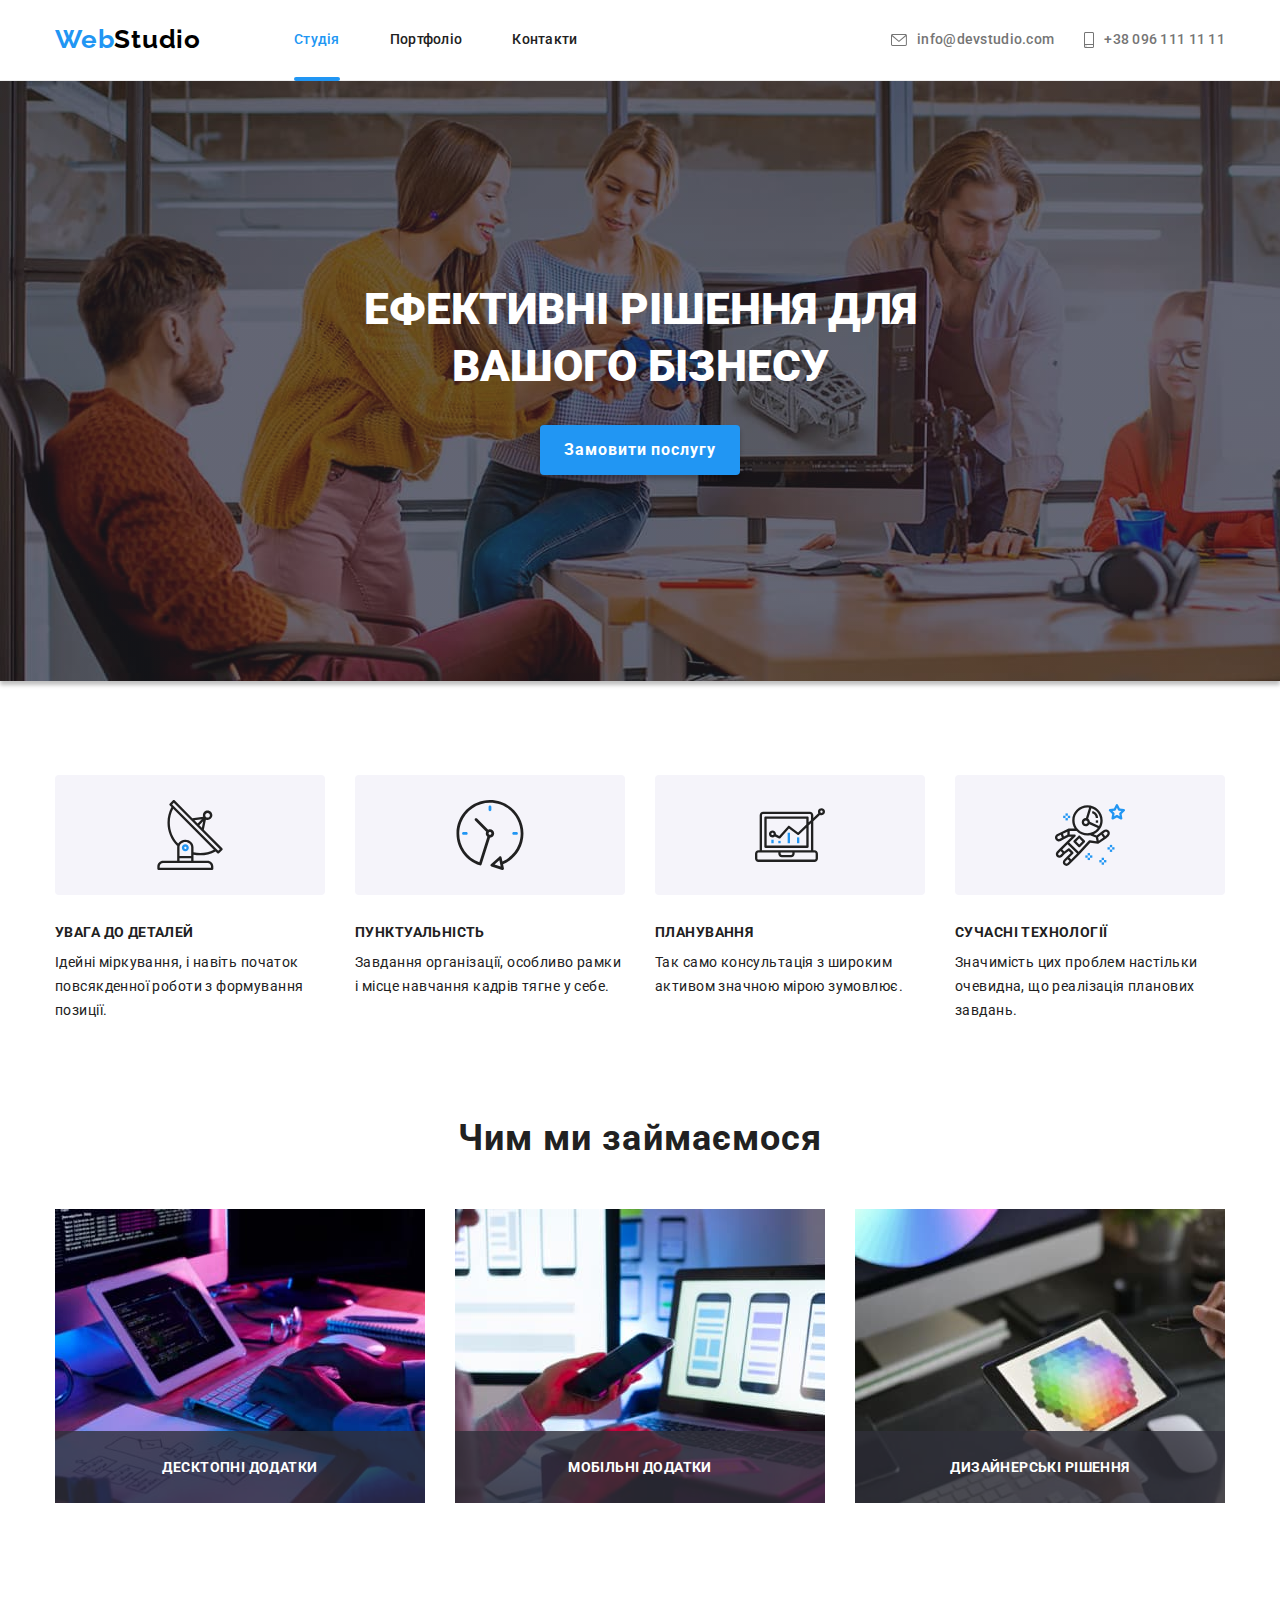
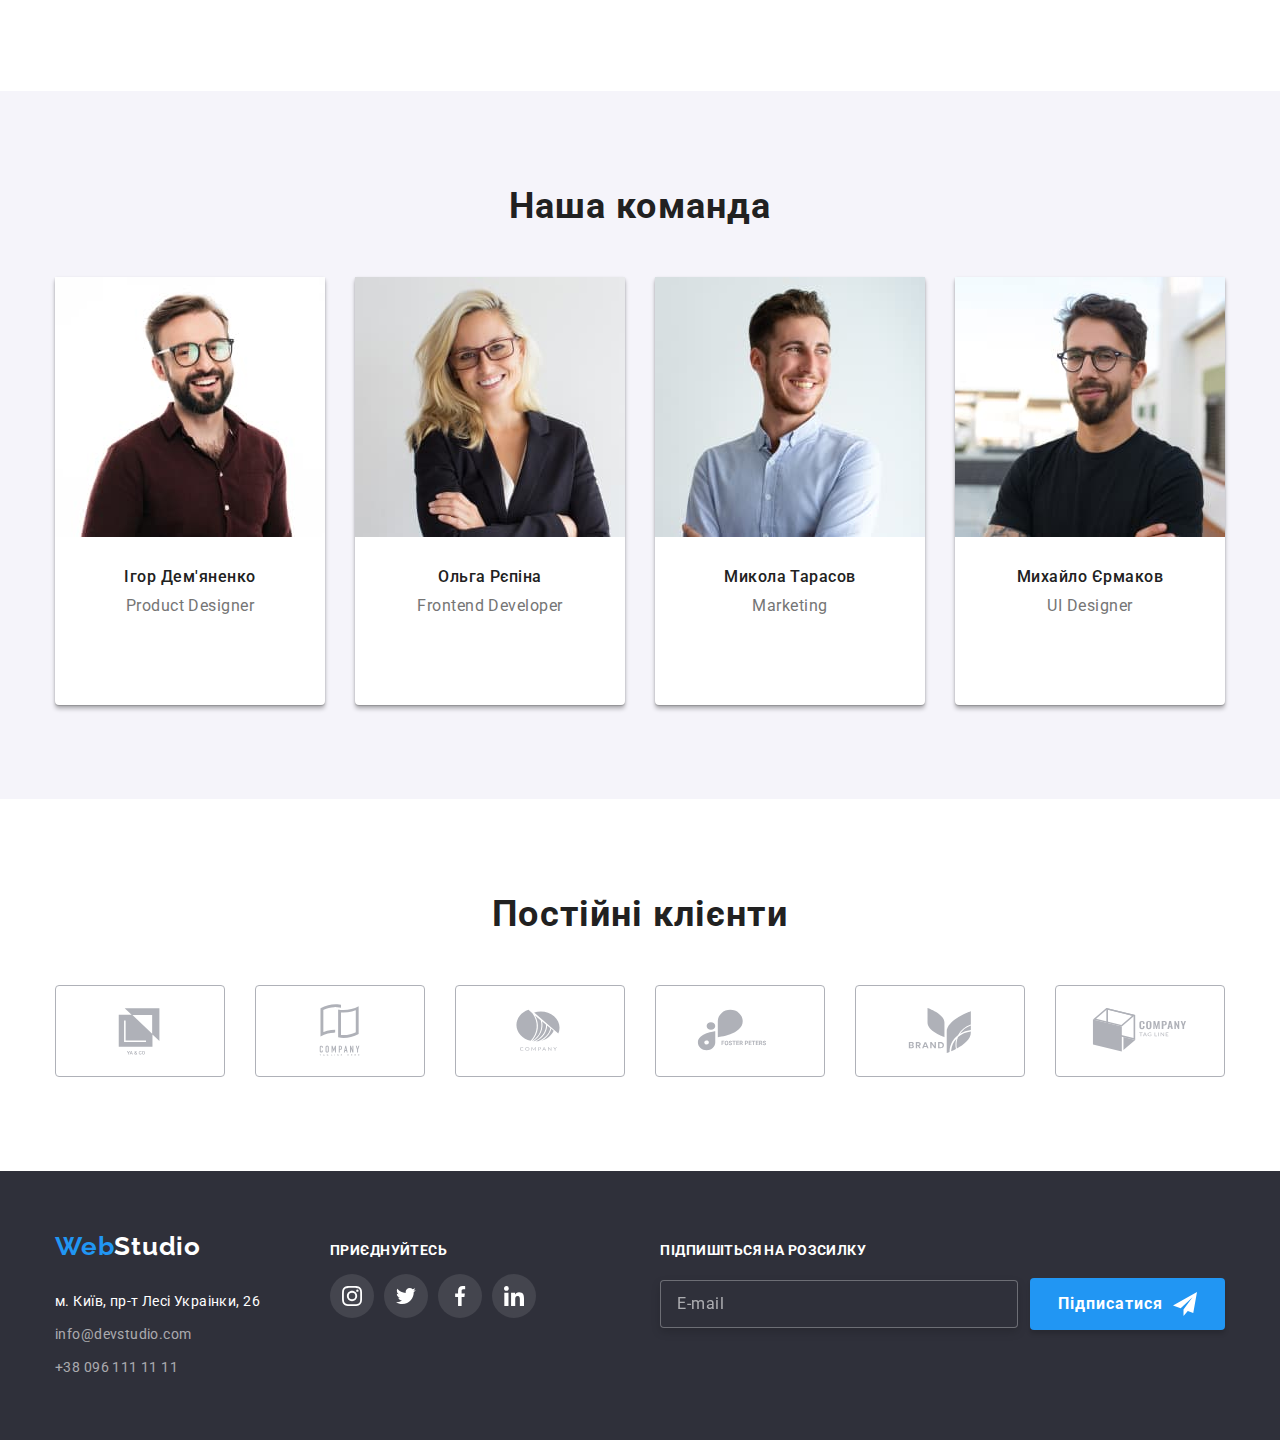
<file: index.html>
<!DOCTYPE html>
<html lang="uk">
  <head>
    <meta charset="UTF-8" />
    <meta http-equiv="X-UA-Compatible" content="IE=edge" />
    <meta name="viewport" content="width=device-width, initial-scale=1.0" />
    <link rel="preconnect" href="https://fonts.googleapis.com" />
    <link rel="preconnect" href="https://fonts.gstatic.com" crossorigin />
    <link
      href="https://fonts.googleapis.com/css2?family=Raleway:wght@700&family=Roboto:wght@400;500;700;900&display=swap"
      rel="stylesheet"
    />
    <link
      rel="stylesheet"
      href="https://cdnjs.cloudflare.com/ajax/libs/modern-normalize/1.1.0/modern-normalize.min.css"
    />
    <!-- <link rel="stylesheet" href="./css/styles.css" /> -->

    <link rel="stylesheet" href="./css/main.min.css" />
    <title>Студія</title>
  </head>

  <body>
    
    <!--Навігація-->

    <header class="page-header">
      <div class="container-nav">
        <nav class="page-header__nav">
          <a href="./" class="logo"><span class="logo--accent">Web</span>Studio</a>
          <ul class="page-header__nav-list">
            <li>
              <a href="./index.html" class="nav-list__link nav-list__link--current">Студія</a>
            </li>
            <li><a href="./portfolio.html" class="nav-list__link">Портфоліо</a></li>
            <li><a href="" class="nav-list__link">Контакти</a></li>
          </ul>
        </nav>
        <ul class="page-header__link-list">
          <li>
            <a class="page-header__link" href="mailto:info@devstudio.com">
              <svg class="page-header__icon" width="16" height="12">
                <use href="./images/icon.svg#envelope"></use>
              </svg>
              info@devstudio.com
            </a>
          </li>
          <li class="page-header__link-item">
            <a class="page-header__link" href="tel:+380961111111">
              <svg class="page-header__icon" width="10" height="16">
                <use href="./images/icon.svg#smartphone"></use>
              </svg>
              +38 096 111 11 11
            </a>
          </li>
        </ul>
      </div>
    </header>

    <main>
      <!--Головна-->

      <section class="hero">
        <div class="container">
          <h1 class="hero__title">Ефективні рішення для вашого бізнесу</h1>
          <button class="hero__btn" data-modal-open>Замовити послугу</button>
        </div>
      </section>

      <!--Особливості-->

      <section class="section">
        <div class="container">
          <h2 class="visually-hidden">Наші особливості</h2>
          <ul class="features__list">
            <li class="features__item">
              <div class="features__icon-box">
                <svg class="features__icon" width="70" height="70">
                  <use href="./images/icon.svg#antenna"></use>
                </svg>
              </div>
              <h3 class="features__title">Увага до деталей</h3>
              <p class="features__descr">
                Ідейні міркування, і навіть початок повсякденної роботи з формування позиції.
              </p>
            </li>
            <li class="features__item">
              <div class="features__icon-box">
                <svg class="features__icon" width="70" height="70">
                  <use href="./images/icon.svg#clock"></use>
                </svg>
              </div>
              <h3 class="features__title">Пунктуальність</h3>
              <p class="features__descr">
                Завдання організації, особливо рамки і місце навчання кадрів тягне у себе.
              </p>
            </li>
            <li class="features__item">
              <div class="features__icon-box">
                <svg class="features__icon" width="70" height="70">
                  <use href="./images/icon.svg#diagram"></use>
                </svg>
              </div>
              <h3 class="features__title">Планування</h3>
              <p class="features__descr">
                Так само консультація з широким активом значною мірою зумовлює.
              </p>
            </li>
            <li class="two">
              <div class="features__icon-box">
                <svg class="features__icon" width="70" height="70">
                  <use href="./images/icon.svg#astronaut"></use>
                </svg>
              </div>
              <h3 class="features__title">Сучасні технології</h3>
              <p class="features__descr">
                Значимість цих проблем настільки очевидна, що реалізація планових завдань.
              </p>
            </li>
          </ul>
        </div>
      </section>

      <!--Чим ми займаємося-->

      <section class="work">
        <div class="container">
          <h2 class="work__title">Чим ми займаємося</h2>

          <ul class="work list">
            <li>
              <div class="work__item">
                <img src="./images/box1.jpg" alt="Алгоритми" width="370" />
                <div class="work__thumb">
                  <h3 class="work__label">Десктопні додатки</h3>
                </div>
              </div>
            </li>
            <li>
              <div class="work__item">
                <img src="./images/box2.jpg" alt="щось щє" width="370" />
                <div class="work__thumb">
                  <h3 class="work__label">Мобільні додатки</h3>
                </div>
              </div>
            </li>
            <li>
              <div class="work__item">
                <img src="./images/box3.jpg" alt="палітра" width="370" />
                <div class="work__thumb">
                  <h3 class="work__label">Дизайнерські рішення</h3>
                </div>
              </div>
            </li>
          </ul>
        </div>
      </section>

      <!--Наша команда-->

      <section class="team">
        <div class="container">
          <h2 class="team__title">Наша команда</h2>
          <ul class="team__list">
            <li class="team__item">
              <img src="./images/img1.jpg" alt="Ігор Дем'яненко" width="270" />
              <div class="team__member-block">
                <h3 class="team__member">Ігор Дем'яненко</h3>
                <p class="team__member-prof">Product Designer</p>
                <ul class="icon">
                  <li class="icon__list">
                    <a class="icon__link" href="">
                      <svg class="icon__item" width="20" height="20">
                        <use href="./images/icon.svg#instagram"></use>
                      </svg>
                    </a>
                  </li>
                  <li class="icon__list">
                    <a class="icon__link" href="">
                      <svg class="icon__item" width="20" height="20">
                        <use href="./images/icon.svg#twitter"></use>
                      </svg>
                    </a>
                  </li>
                  <li class="icon__list">
                    <a class="icon__link" href="">
                      <svg class="icon__item" width="20" height="20">
                        <use href="./images/icon.svg#facebook"></use>
                      </svg>
                    </a>
                  </li>
                  <li class="icon__list">
                    <a class="icon__link" href="">
                      <svg class="icon__item" width="20" height="20">
                        <use href="./images/icon.svg#linkedin"></use>
                      </svg>
                    </a>
                  </li>
                </ul>
              </div>
            </li>
            <li class="team__item">
              <img src="./images/img2.jpg" alt="Ольга Рєпіна" width="270" />
              <div class="team__member-block">
                <h3 class="team__member">Ольга Рєпіна</h3>
                <p class="team__member-prof">Frontend Developer</p>
                <ul class="icon">
                  <li class="icon__linkt">
                    <a class="icon__link" href="">
                      <svg class="icon__item" width="20" height="20">
                        <use href="./images/icon.svg#instagram"></use>
                      </svg>
                    </a>
                  </li>
                  <li class="icon__list">
                    <a class="icon__link" href="">
                      <svg class="icon__item" width="20" height="20">
                        <use href="./images/icon.svg#twitter"></use>
                      </svg>
                    </a>
                  </li>
                  <li class="icon__list">
                    <a class="icon__link" href="">
                      <svg class="icon__item" width="20" height="20">
                        <use href="./images/icon.svg#facebook"></use>
                      </svg>
                    </a>
                  </li>
                  <li class="icon__list">
                    <a class="icon__link" href="">
                      <svg class="icon__item" width="20" height="20">
                        <use href="./images/icon.svg#linkedin"></use>
                      </svg>
                    </a>
                  </li>
                </ul>
              </div>
            </li>
            <li class="team__item">
              <img src="./images/img3.jpg" alt="Микола Тарасов" width="270" />
              <div class="team__member-block">
                <h3 class="team__member">Микола Тарасов</h3>
                <p class="team__member-prof">Marketing</p>
                <ul class="icon">
                  <li class="icon__list">
                    <a class="icon__link" href="">
                      <svg class="icon__item" width="20" height="20">
                        <use href="./images/icon.svg#instagram"></use>
                      </svg>
                    </a>
                  </li>
                  <li class="icon__list">
                    <a class="icon__link" href="">
                      <svg class="icon__item" width="20" height="20">
                        <use href="./images/icon.svg#twitter"></use>
                      </svg>
                    </a>
                  </li>
                  <li class="icon__list">
                    <a class="icon__link" href="">
                      <svg class="icon__item" width="20" height="20">
                        <use href="./images/icon.svg#facebook"></use>
                      </svg>
                    </a>
                  </li>
                  <li class="icon__list">
                    <a class="icon__link" href="">
                      <svg class="icon__item" width="20" height="20">
                        <use href="./images/icon.svg#linkedin"></use>
                      </svg>
                    </a>
                  </li>
                </ul>
              </div>
            </li>
            <li class="team__item">
              <img src="./images/img4.jpg" alt="Михайло Єрмаков" width="270" />
              <div class="team__member-block">
                <h3 class="team__member">Михайло Єрмаков</h3>
                <p class="team__member-prof">UI Designer</p>
                <ul class="icon">
                  <li class="icon__list">
                    <a class="icon__link" href="">
                      <svg class="icon__item" width="20" height="20">
                        <use href="./images/icon.svg#instagram"></use>
                      </svg>
                    </a>
                  </li>
                  <li class="icon__list">
                    <a class="icon__link" href="">
                      <svg class="icon__item" width="20" height="20">
                        <use href="./images/icon.svg#twitter"></use>
                      </svg>
                    </a>
                  </li>
                  <li class="icon__list">
                    <a class="icon__link" href="">
                      <svg class="icon__item" width="20" height="20">
                        <use href="./images/icon.svg#facebook"></use>
                      </svg>
                    </a>
                  </li>
                  <li class="icon__list">
                    <a class="icon__link" href="">
                      <svg class="icon__item" width="20" height="20">
                        <use href="./images/icon.svg#linkedin"></use>
                      </svg>
                    </a>
                  </li>
                </ul>
              </div>
            </li>
          </ul>
        </div>
      </section>

      <!-- Наші клієнти -->
      <section class="section">
        <div class="container">
          <h2 class="clients__title">Постійні клієнти</h2>
          <ul class="clients__list">
            <li>
              <a class="client__link" href="">
                <svg class="client__icon" width="106" height="60">
                  <use href="./images/icon.svg#logo"></use>
                </svg>
              </a>
            </li>
            <li>
              <a class="client__link" href="">
                <svg class="client__icon" width="106" height="60">
                  <use href="./images/icon.svg#logo2"></use>
                </svg>
              </a>
            </li>
            <li>
              <a class="client__link" href="">
                <svg class="client__icon" width="106" height="60">
                  <use href="./images/icon.svg#logo3"></use>
                </svg>
              </a>
            </li>
            <li>
              <a class="client__link" href="">
                <svg class="client__icon" width="106" height="60">
                  <use href="./images/icon.svg#logo4"></use>
                </svg>
              </a>
            </li>
            <li>
              <a class="client__link" href="">
                <svg class="client__icon" width="106" height="60">
                  <use href="./images/icon.svg#logo5"></use>
                </svg>
              </a>
            </li>
            <li>
              <a class="client__link" href="">
                <svg class="client__icon" width="106" height="60">
                  <use href="./images/icon.svg#logo6"></use>
                </svg>
              </a>
            </li>
          </ul>
        </div>
      </section>
    </main>

    <!--Footer-->

    <footer class="page__footer">
      <div class="page__footer--container">
        <div class="page__foote--item">
          <a class="logo page-footer__logo" href="./"
            ><span class="logo--accent">Web</span>Studio
          </a>
          <address>
            <ul class="adress__list">
              <li>
                <a
                  class="adress__link"
                  href="https://goo.gl/maps/CPtrU1FHBa2aNyZL9"
                  target="_blank"
                  rel="noopener noreferrer nofollow"
                  >м. Київ, пр-т Лесі Украінки, 26
                </a>
              </li>
              <li class="adress__item">
                <a href="mailto:info@devstudio.com" class="footer-contact">info@devstudio.com</a>
              </li>
              <li class="adress__item">
                <a href="tel:+380961111111" class="footer-contact">+38 096 111 11 11</a>
              </li>
            </ul>
          </address>
        </div>
        <div class="page__footer--icon">
          <p class="page__footer--slogan">Приєднуйтесь</p>

          <ul class="icon">
            <li class="icon__list">
              <a class="icon__link" href="">
                <svg class="icon__item" width="20" height="20">
                  <use href="./images/icon.svg#instagram"></use>
                </svg>
              </a>
            </li>
            <li class="icon__list">
              <a class="icon__link" href="">
                <svg class="icon__item" width="20" height="20">
                  <use href="./images/icon.svg#twitter"></use>
                </svg>
              </a>
            </li>
            <li class="icon__list">
              <a class="icon__link" href="">
                <svg class="icon__item" width="20" height="20">
                  <use href="./images/icon.svg#facebook"></use>
                </svg>
              </a>
            </li>
            <li class="icon__list">
              <a class="icon__link" href="">
                <svg class="icon__item" width="20" height="20">
                  <use href="./images/icon.svg#linkedin"></use>
                </svg>
              </a>
            </li>
          </ul>
        </div>

        <!-- Футер форма -->

        <form class="footer__form">
          <p class="footer__form--slogan">Підпишіться на розсилку</p>
          <div class="footer__form--container">
            <input
              class="footer__form--input"
              type="email"
              name="user-name"
              id="email"
              aria-label="email"
              placeholder="E-mail"
            />
            <button class="footer__form--submit-button" type="submit">
              Підписатися
              <svg class="footer__form--icon" width="24" height="24">
                <use href="./images/icon.svg#send"></use>
              </svg>
            </button>
          </div>
        </form>
      </div>
    </footer>

    <!-- Backdrop -->

    <div class="backdrop is-hidden" data-modal>
      <div class="modal">
        <button class="modal__close" data-modal-close>
          <svg class="modal__close--icon" width="18" height="18">
            <use href="./images/icon.svg#close"></use>
          </svg>
        </button>

        <!-- Модал форма -->

        <form>
          <h2 class="form__title">Залиште свої дані, ми вам передзвонимо</h2>
          <div class="form__input--group">
            <div class="form__field">
              <label class="form__label" for="name"> Ім'я </label>
              <input class="form__input" type="name" name="user-name" id="name" />
              <svg class="form__icon" width="18" height="18">
                <use href="./images/icon.svg#person"></use>
              </svg>
            </div>
            <div class="form__field">
              <label class="form__label" for="tel"> Телефон </label>
              <input class="form__input" type="tel" name="user-tel" id="tel" />
              <svg class="form__icon" width="18" height="18">
                <use href="./images/icon.svg#phone"></use>
              </svg>
            </div>
            <div class="form__field">
              <label class="form__label" for="mail"> Пошта </label>
              <input class="form__input" type="email" name="user-email" id="mail" />
              <svg class="form__icon" width="18" height="18">
                <use href="./images/icon.svg#email"></use>
              </svg>
            </div>
            <div class="form__field">
              <label class="form__label" for="comment">Коментар</label>
              <textarea
                class="form__comment-area"
                name="comment"
                id="comment"
                placeholder="Введіть текст"
              ></textarea>
            </div>
          </div>
          <label class="form__checkbox--label">
            <input
              class="form__checkbox visually-hidden"
              type="checkbox"
              name="submit"
              value="policy"
            />
            <svg class="form__checked-icon" width="16" height="15">
              <use href="./images/icon.svg#vector"></use>
            </svg>
            Погоджуюся з розсилкою та приймаю &nbsp;
            <a class="form__policy-link" href="">Умови договору</a>
          </label>
          <button class="form__button" type="submit">Відправити</button>
        </form>
      </div>
    </div>

    <script src="./js/modal.js"></script>
  </body>
</html>
</file>
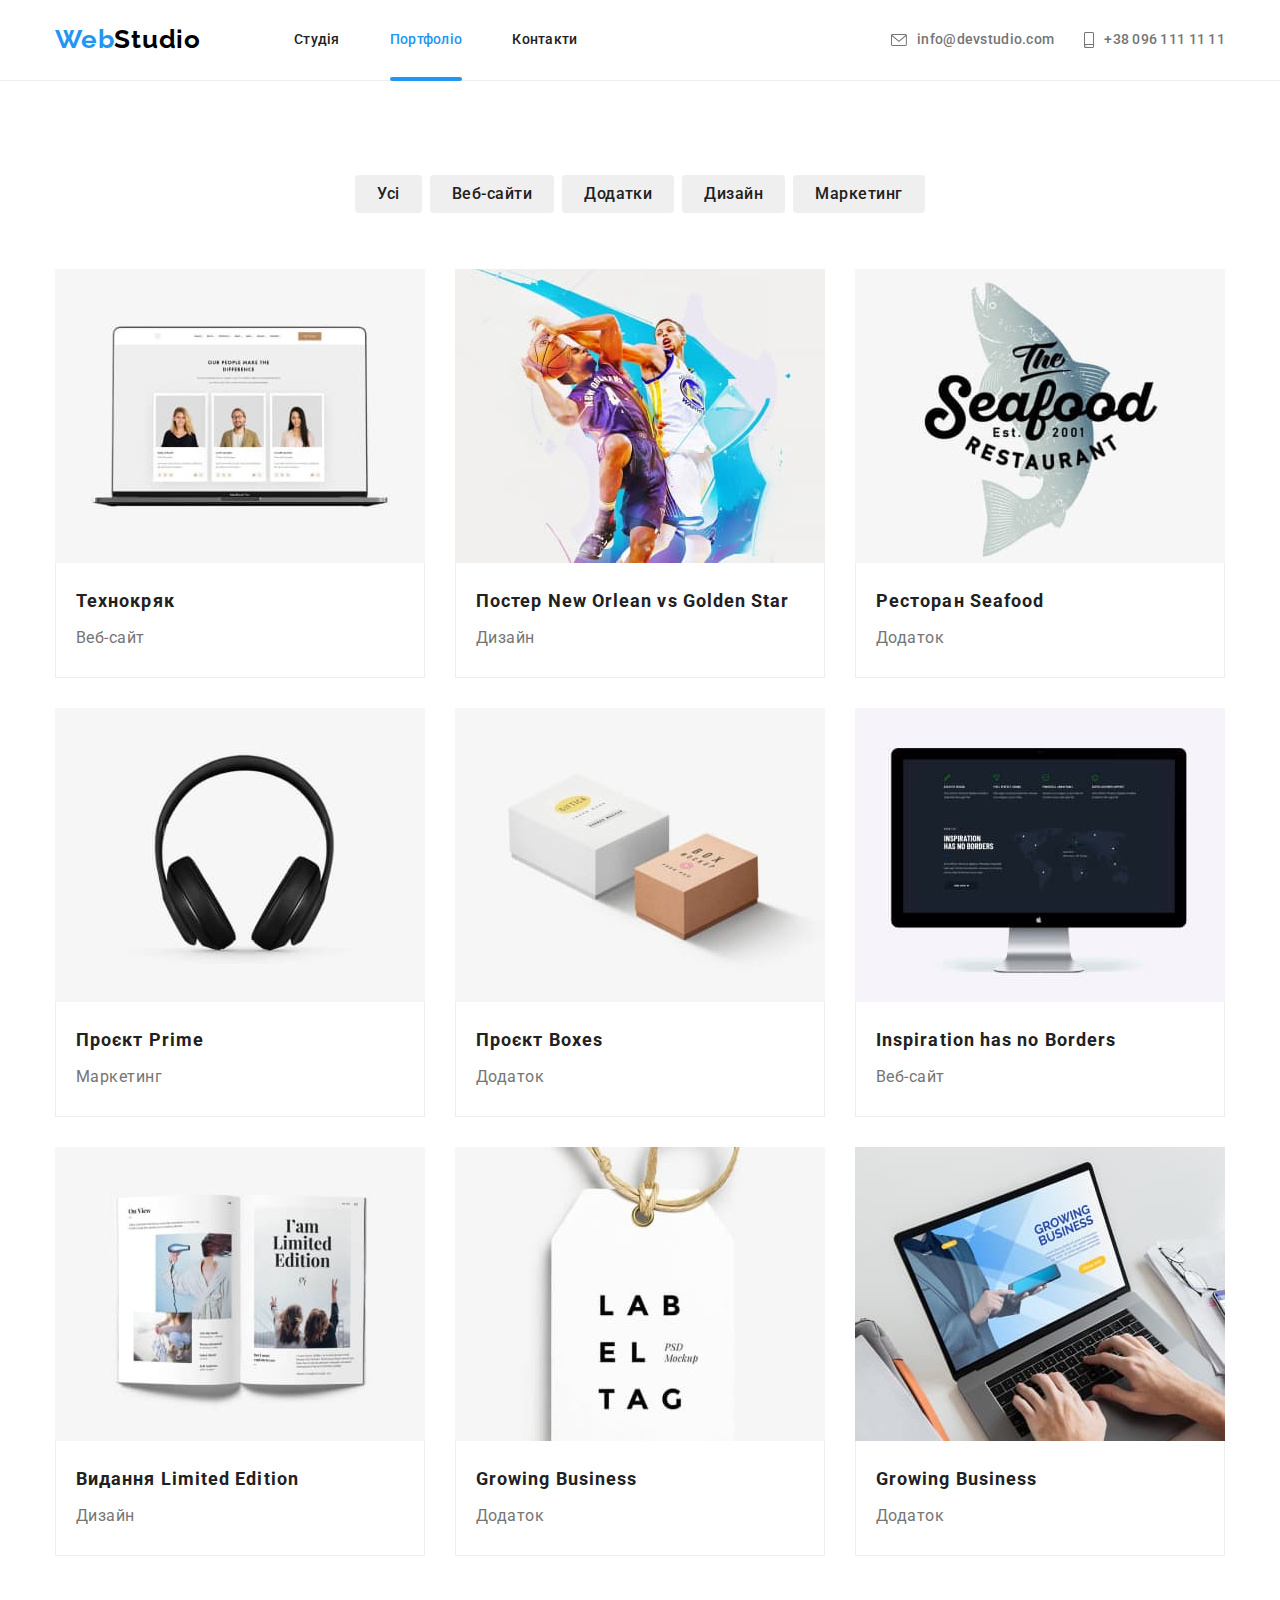
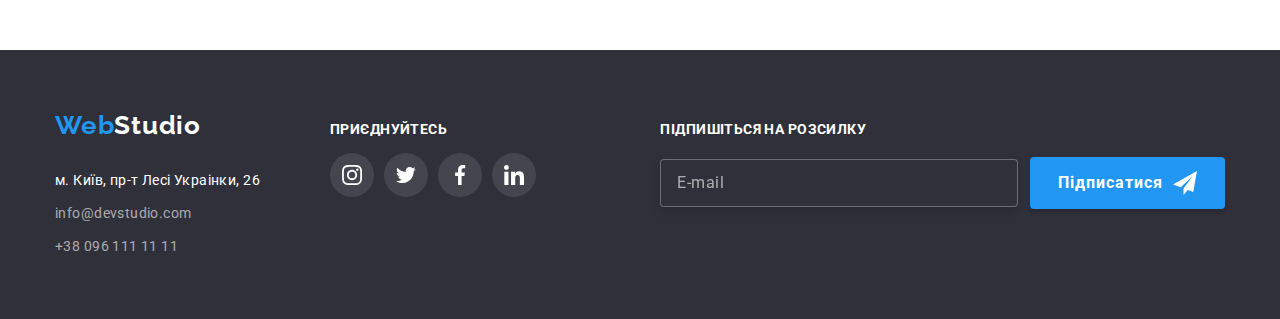
<file: portfolio.html>
<!DOCTYPE html>
<html lang="uk">
  <head>
    <meta charset="UTF-8" />
    <meta http-equiv="X-UA-Compatible" content="IE=edge" />
    <meta name="viewport" content="width=device-width, initial-scale=1.0" />
    <link rel="preconnect" href="https://fonts.googleapis.com" />
    <link rel="preconnect" href="https://fonts.gstatic.com" crossorigin />
    <link
      href="https://fonts.googleapis.com/css2?family=Raleway:wght@700&family=Roboto:wght@400;500;700;900&display=swap"
      rel="stylesheet"
    />
    <link
      rel="stylesheet"
      href="https://cdnjs.cloudflare.com/ajax/libs/modern-normalize/1.1.0/modern-normalize.min.css"
    />
    <!-- <link rel="stylesheet" href="./css/styles.css" /> -->
    <link rel="stylesheet" href="./css/main.min.css" />
    <title>Портфоліо</title>
  </head>
  <body>
    <!--Навігація-->

    <header class="page-header">
      <div class="container-nav">
        <nav class="page-header__nav">
          <a href="./" class="logo"><span class="logo--accent">Web</span>Studio</a>
          <ul class="page-header__nav-list">
            <li>
              <a href="./index.html" class="nav-list__link">Студія</a>
            </li>
            <li>
              <a href="./portfolio.html" class="nav-list__link nav-list__link--current"
                >Портфоліо</a
              >
            </li>
            <li><a href="" class="nav-list__link">Контакти</a></li>
          </ul>
        </nav>
        <ul class="page-header__link-list">
          <li>
            <a class="page-header__link" href="mailto:info@devstudio.com">
              <svg class="page-header__icon" width="16" height="12">
                <use href="./images/icon.svg#envelope"></use>
              </svg>
              info@devstudio.com
            </a>
          </li>
          <li class="page-header__link-item">
            <a class="page-header__link" href="tel:+380961111111">
              <svg class="page-header__icon" width="10" height="16">
                <use href="./images/icon.svg#smartphone"></use>
              </svg>
              +38 096 111 11 11
            </a>
          </li>
        </ul>
      </div>
    </header>

    <main>
      <!--Портфоліо-->

      <section class="section">
        <div class="portfolio-container">
          <h1 class="visually-hidden">Портфоліо</h1>
          <ul class="portfolio__filter">
            <li><button type="button" class="portfolio__filter--btn">Усі</button></li>
            <li><button type="button" class="portfolio__filter--btn">Веб-сайти</button></li>
            <li><button type="button" class="portfolio__filter--btn">Додатки</button></li>
            <li><button type="button" class="portfolio__filter--btn">Дизайн</button></li>
            <li><button type="button" class="portfolio__filter--btn">Маркетинг</button></li>
          </ul>

          <ul class="portfolio__list">
            <li class="portfolio__item">
              <a href="" class="portfolio__link">
                <div class="portfolio__thumb">
                  <img src="./images/project1.jpg" width="370" alt="Проект1" />

                  <p class="portfolio__overlay">
                    Ресурс пропонує комплексні пропозиції з різним рівнем функціоналу та сервісів.
                    Все це дозволить відвідувачу отримати вичерпні відомості про компанію чи
                    приватну особу.
                  </p>
                </div>
                <div class="portfolio__box">
                  <h2 class="portfolio__title">Технокряк</h2>
                  <p class="portfolio__comment">Веб-сайт</p>
                </div>
              </a>
            </li>
            <li class="portfolio__item">
              <a href="" class="portfolio__link">
                <div class="portfolio__thumb">
                  <img src="./images/project2.jpg" width="370" alt="Проект2" />

                  <p class="portfolio__overlay">
                    Ресурс пропонує комплексні пропозиції з різним рівнем функціоналу та сервісів.
                    Все це дозволить відвідувачу отримати вичерпні відомості про компанію чи
                    приватну особу.
                  </p>
                </div>
                <div class="portfolio__box">
                  <h2 class="portfolio__title">Постер New Orlean vs Golden Star</h2>
                  <p class="portfolio__comment">Дизайн</p>
                </div>
              </a>
            </li>
            <li class="portfolio__item">
              <a href="" class="portfolio__link">
                <div class="portfolio__thumb">
                  <img src="./images/project3.jpg" width="370" alt="Проект3" />

                  <p class="portfolio__overlay">
                    Ресурс пропонує комплексні пропозиції з різним рівнем функціоналу та сервісів.
                    Все це дозволить відвідувачу отримати вичерпні відомості про компанію чи
                    приватну особу.
                  </p>
                </div>
                <div class="portfolio__box">
                  <h2 class="portfolio__title">Ресторан Seafood</h2>
                  <p class="portfolio__comment">Додаток</p>
                </div>
              </a>
            </li>
            <li class="portfolio__item">
              <a href="" class="portfolio__link">
                <div class="portfolio__thumb">
                  <img src="./images/project4.jpg" width="370" alt="Проект4" />

                  <p class="portfolio__overlay">
                    Ресурс пропонує комплексні пропозиції з різним рівнем функціоналу та сервісів.
                    Все це дозволить відвідувачу отримати вичерпні відомості про компанію чи
                    приватну особу.
                  </p>
                </div>
                <div class="portfolio__box">
                  <h2 class="portfolio__title">Проєкт Prime</h2>
                  <p class="portfolio__comment">Маркетинг</p>
                </div>
              </a>
            </li>
            <li class="portfolio__item">
              <a href="" class="portfolio__link">
                <div class="portfolio__thumb">
                  <img src="./images/project5.jpg" width="370" alt="Проект5" />

                  <p class="portfolio__overlay">
                    Ресурс пропонує комплексні пропозиції з різним рівнем функціоналу та сервісів.
                    Все це дозволить відвідувачу отримати вичерпні відомості про компанію чи
                    приватну особу.
                  </p>
                </div>
                <div class="portfolio__box">
                  <h2 class="portfolio__title">Проєкт Boxes</h2>
                  <p class="portfolio__comment">Додаток</p>
                </div>
              </a>
            </li>
            <li class="portfolio__item">
              <a href="" class="portfolio__link">
                <div class="portfolio__thumb">
                  <img src="./images/project6.jpg" width="370" alt="Проект6" />

                  <p class="portfolio__overlay">
                    Ресурс пропонує комплексні пропозиції з різним рівнем функціоналу та сервісів.
                    Все це дозволить відвідувачу отримати вичерпні відомості про компанію чи
                    приватну особу.
                  </p>
                </div>
                <div class="portfolio__box">
                  <h2 class="portfolio__title">Inspiration has no Borders</h2>
                  <p class="portfolio__comment">Веб-сайт</p>
                </div>
              </a>
            </li>
            <li class="portfolio__item">
              <a href="" class="portfolio__link">
                <div class="portfolio__thumb">
                  <img src="./images/project7.jpg" width="370" alt="Проект7" />

                  <p class="portfolio__overlay">
                    Ресурс пропонує комплексні пропозиції з різним рівнем функціоналу та сервісів.
                    Все це дозволить відвідувачу отримати вичерпні відомості про компанію чи
                    приватну особу.
                  </p>
                </div>
                <div class="portfolio__box">
                  <h2 class="portfolio__title">Видання Limited Edition</h2>
                  <p class="portfolio__comment">Дизайн</p>
                </div>
              </a>
            </li>
            <li class="portfolio__item">
              <a href="" class="portfolio__link">
                <div class="portfolio__thumb">
                  <img src="./images/project8.jpg" width="370" alt="Проект8" />

                  <p class="portfolio__overlay">
                    Ресурс пропонує комплексні пропозиції з різним рівнем функціоналу та сервісів.
                    Все це дозволить відвідувачу отримати вичерпні відомості про компанію чи
                    приватну особу.
                  </p>
                </div>
                <div class="portfolio__box">
                  <h2 class="portfolio__title">Growing Business</h2>
                  <p class="portfolio__comment">Додаток</p>
                </div>
              </a>
            </li>
            <li class="portfolio__item">
              <a href="" class="portfolio__link">
                <div class="portfolio__thumb">
                  <img src="./images/project9.jpg" width="370" alt="Проект9" />

                  <p class="portfolio__overlay">
                    Ресурс пропонує комплексні пропозиції з різним рівнем функціоналу та сервісів.
                    Все це дозволить відвідувачу отримати вичерпні відомості про компанію чи
                    приватну особу.
                  </p>
                </div>
                <div class="portfolio__box">
                  <h2 class="portfolio__title">Growing Business</h2>
                  <p class="portfolio__comment">Додаток</p>
                </div>
              </a>
            </li>
          </ul>
        </div>
      </section>
    </main>

    <!--Footer-->

    <footer class="page__footer">
      <div class="page__footer--container">
        <div class="page__foote--item">
          <a class="logo page-footer__logo" href="./"
            ><span class="logo--accent">Web</span>Studio
          </a>
          <address>
            <ul class="adress__list">
              <li>
                <a
                  class="adress__link"
                  href="https://goo.gl/maps/CPtrU1FHBa2aNyZL9"
                  target="_blank"
                  rel="noopener noreferrer nofollow"
                  >м. Київ, пр-т Лесі Украінки, 26
                </a>
              </li>
              <li class="adress__item">
                <a href="mailto:info@devstudio.com" class="footer-contact">info@devstudio.com</a>
              </li>
              <li class="adress__item">
                <a href="tel:+380961111111" class="footer-contact">+38 096 111 11 11</a>
              </li>
            </ul>
          </address>
        </div>
        <div class="page__footer--icon">
          <p class="page__footer--slogan">Приєднуйтесь</p>

          <ul class="icon">
            <li class="icon__list">
              <a class="icon__link" href="">
                <svg class="icon__item" width="20" height="20">
                  <use href="./images/icon.svg#instagram"></use>
                </svg>
              </a>
            </li>
            <li class="icon__list">
              <a class="icon__link" href="">
                <svg class="icon__item" width="20" height="20">
                  <use href="./images/icon.svg#twitter"></use>
                </svg>
              </a>
            </li>
            <li class="icon__list">
              <a class="icon__link" href="">
                <svg class="icon__item" width="20" height="20">
                  <use href="./images/icon.svg#facebook"></use>
                </svg>
              </a>
            </li>
            <li class="icon__list">
              <a class="icon__link" href="">
                <svg class="icon__item" width="20" height="20">
                  <use href="./images/icon.svg#linkedin"></use>
                </svg>
              </a>
            </li>
          </ul>
        </div>

        <!-- Футер форма -->

        <form class="footer__form">
          <p class="footer__form--slogan">Підпишіться на розсилку</p>
          <div class="footer__form--container">
            <input
              class="footer__form--input"
              type="email"
              name="user-name"
              id="email"
              aria-label="email"
              placeholder="E-mail"
            />
            <button class="footer__form--submit-button" type="submit">
              Підписатися
              <svg class="footer__form--icon" width="24" height="24">
                <use href="./images/icon.svg#send"></use>
              </svg>
            </button>
          </div>
        </form>
      </div>
    </footer>
    <script src="./js/modal.js"></script>
  </body>
</html>
</file>
<file: css/styles.css>
:root {
  --primary-accent-color: #2196f3;
  --primary-white-color: #ffffff;
  --primary-text-color: #212121;
  --secondary-text-color: #757575;
  --prymary-background-color: #2f303a;
  --logo-color: #000000;
  --btn-background-color: #188ce8;
  --body-background-color: #f5f4fa;
  --portfolio-border-color: #eeeeee;
  --primary-icon-color: #afb1b8;
  /* --primary-border-color: transparent; */
}
/* html {
  box-sizing: border-box;
} */

/* *,
::after,
::before {
  box-sizing: border-box;
  }
 */

body {
  font-size: 14px;
  font-family: 'Roboto', sans-serif;
  color: var(--primary-text-color);
}

.container {
  width: 1200px;
  margin: 0 auto;
  padding-left: 15px;
  padding-right: 15px;
  align-items: center;
}

/* :focus-visible {
outline: none;} */

h1,
h2,
h3,
p,
ul
 {
  margin: 0;
  padding: 0;
}

.img {
  padding: 0;
  display: block;
}

.list {
  display: flex;
  list-style: none;
  text-decoration: none;
}

/*header*/

.page-header {
  margin: auto;
  background-color: var(--primary-white-color);
  border-bottom: 1px solid var(--portfolio-border-color);
}

.container-nav {
  display: flex;
  align-items: center;
  width: 1200px;
  padding-left: 15px;
  padding-right: 15px;
  margin: auto;

  /*   outline: 3px solid #e81856; */
}

.page-header__nav {
  display: flex;
  align-items: center;
}

.page-header__nav-list {
  display: flex;
  list-style: none;
  margin-left: 93px;
  gap: 50px;
}

.page-header__link-list {
  display: flex;
  list-style: none;
  margin-left: auto;
  gap: 30px;
}

.logo {
  font-family: 'Raleway', sans-serif;
  font-weight: 700;
  font-size: 26px;
  line-height: 1.192;
  color: var(--logo-color);
  letter-spacing: 0.03em;
  text-decoration: none;
}

.logo--accent {
  font-family: 'Raleway', sans-serif;
  font-weight: 700;
  font-size: 26px;
  line-height: 1.19;
  color: var(--primary-accent-color);
}

.nav-list__link {
  position: relative;
  display: block;
  font-weight: 500;
  line-height: 1.14;
  letter-spacing: 0.02em;
  color: var(--primary-text-color);
  text-decoration: none;
  padding-top: 32px;
  padding-bottom: 32px;
  transition: color 250ms cubic-bezier(0.4, 0, 0.2, 1);
}

.nav-list__link:hover,
.nav-list__link:focus {
  color: var(--primary-accent-color);
}

.nav-list__link.nav-list__link--current {
  color: var(--primary-accent-color);
}

.page-header__link {
  display: flex;
  align-items: center;
  font-weight: 500;
  line-height: 1.14;
  letter-spacing: 0.02em;
  color: var(--secondary-text-color);
  text-decoration: none;
  transition: color 250ms cubic-bezier(0.4, 0, 0.2, 1);
}

.page-header__link:hover,
.page-header__link:focus {
  color: var(--primary-accent-color);
}

.page-header__icon {
  margin-right: 10px;
  fill: var(--secondary-text-color);

  transition: fill 250ms cubic-bezier(0.4, 0, 0.2, 1);
}

.page-header__link:hover .header-icon,
.page-header__link:focus .header-icon {
  fill: currentColor;
}

.nav-list__link.nav-list__link--current::after {
  content: '';
  position: absolute;
  bottom: -1px;
  right: 0px;
  display: block;
  width: 100%;
  height: 4px;
  background-color: var(--primary-accent-color);
  border-radius: 2px;
}
/*section main*/

/* .section {
  padding-top: 94px;
  padding-bottom: 94px;
} */

.section-hero {
  padding-top: 200px;
  padding-bottom: 200px;
  margin: auto;
  text-align: center;
  max-width: 1600px;
  height: 600px;
  background-image: linear-gradient(to right, rgba(47, 48, 58, 0.4), rgba(47, 48, 58, 0.4)),
    url(../images/hero.jpg);
  box-shadow: 0px 4px 4px rgba(0, 0, 0, 0.25);
}

.section-hero__title {
  font-weight: 900;
  font-size: 44px;
  line-height: 1.3;
  text-transform: uppercase;
  max-width: 696px;
  margin: auto;
  color: var(--primary-white-color);
}

.section-hero__btn {
  display: inline-block;
  margin-top: 30px;
  padding: 10px 24px;
  cursor: pointer;
  font-size: 16px;
  font-weight: 700;
  line-height: 1.875;
  letter-spacing: 0.06em;
  color: var(--primary-white-color);
  background: var(--primary-accent-color);
  border-radius: 4px;
  border: transparent;
  box-shadow: 0px 4px 4px rgba(0, 0, 0, 0.25);

  transition: background-color 250ms cubic-bezier(0.4, 0, 0.2, 1);
}

.section-hero__btn:hover,
.section-hero__btn:focus {
  background-color: var(--btn-background-color);
}

/*section features*/

.features {
  padding-top: 94px;
  padding-bottom: 94px;
  background-color: var(--primary-white-color);
}

.list-features {
  margin-bottom: 10px;
  font-weight: 700;
  font-size: 14px;
  line-height: 1.14;
  letter-spacing: 0.03em;
  text-transform: uppercase;
  color: var(--primary-text-color);
}

.features-icon {
  display: flex;
  background-color: var(--body-background-color);
  width: 270px;
  height: 120px;
  border-radius: 4px;
  margin-bottom: 30px;
}

.features-icon-item {
  fill: var(--primary-text-color);
  margin: auto;
}

.text-features {
  line-height: 1.71;
  letter-spacing: 0.03em;
  color: var(--secondary-text-color);
}

.features__item {
  width: 270px;
}

.features__item:not(:last-child) {
  margin-right: 30px;
}

/*section work*/

/* .work {
  background-color: var(--primary-white-color);
} */

.section-work {
  padding-bottom: 94px;
}

.section-work.list {
  justify-content: space-between;
}

.section-work__title {
  font-weight: 700;
  font-size: 36px;
  line-height: 1.17;
  text-align: center;
  letter-spacing: 0.03em;
  margin-bottom: 50px;
  color: var(--primary-text-color);
}



.section-work__item {
  position: relative;
}

.section-work__thumb {
  position: absolute;
  bottom: 0;
  width: 370px;
  background: rgba(47, 48, 58, 0.8);
}

.section-work__label {
  padding: 28px 0;
  text-transform: uppercase;
  font-weight: 700;
  font-size: inherit;
  line-height: 1.143;
  text-align: center;
  letter-spacing: 0.03em;
  text-transform: uppercase;
  color: var(--primary-white-color);
}

/* .work-list+.work-list {
  margin-left: 30px;
} 
 */

/*section team*/

.section-team {
  margin: auto;
  padding-top: 94px;
  padding-bottom: 94px;
  background-color: var(--body-background-color);
}

.container-team {
  width: 1200px;
  margin: auto;
  padding-left: 15px;
  padding-right: 15px;
}

.team-header {
  font-weight: 700;
  font-size: 36px;
  line-height: 42px;
  text-align: center;
  letter-spacing: 0.03em;
  margin-bottom: 50px;
  color: var(--primary-text-color);
}

.list.team {
  justify-content: space-between;
}

.team-member {
  font-weight: 500;
  font-size: 16px;
  line-height: 1.19;
  text-align: center;
  letter-spacing: 0.03em;
  color: var(--primary-text-color);
}

.member-icon {
  display: flex;
  margin-top: 16px;
  gap: 10px;
}

.icon-nets {
  list-style: none;
}

.nets {
  margin: auto;
  fill: var(--primary-icon-color);

  transition: fill 250ms cubic-bezier(0.4, 0, 0.2, 1);
}

.member-prof {
  font-size: 16px;
  line-height: 1.19;
  text-align: center;
  letter-spacing: 0.03em;
  margin-top: 10px;
  color: var(--secondary-text-color);
}

.team-list {
  background-color: var(--primary-white-color);
  box-shadow: 0px 4px 4px rgba(0, 0, 0, 0.25), 0px 1px 3px rgba(0, 0, 0, 0.12),
    0px 1px 1px rgba(0, 0, 0, 0.14);
  border-radius: 0px 0px 4px 4px;
}

.team-icon {
  display: flex;
  align-items: center;
  margin: auto;
  width: 44px;
  height: 44px;
  border-radius: 50%;

  transition: background-color 250ms cubic-bezier(0.4, 0, 0.2, 1);
}

.team-icon:hover,
.team-icon:focus {
  width: 44px;
  height: 44px;
  border-radius: 50%;
  background-color: var(--primary-accent-color);
}

.team-icon:hover .nets,
.team-icon:focus .nets {
  fill: var(--primary-white-color);
}

.member-block {
  padding: 30px;
}

.team {
  background-color: var(--body-background-color);
}

/* Наші клієнти */

.section-clients {
  padding-top: 94px;
  padding-bottom: 94px;
}

.clients-header {
  margin-bottom: 50px;
  font-weight: 700;
  font-size: 36px;
  line-height: 1.167;
  text-align: center;
  letter-spacing: 0.03em;
  color: var(--primary-text-color);
}

.clients-list {
  display: flex;
  gap: 30px;
  list-style: none;
  align-items: center;
}

.client {
  display: flex;
  justify-content: center;
  align-items: center;
  width: 170px;
  height: 92px;
  border: 1px solid var(--primary-icon-color);
  border-radius: 4px;

  transition: fill 250ms cubic-bezier(0.4, 0, 0.2, 1),
    border-color 250ms cubic-bezier(0.4, 0, 0.2, 1);
}

.client:hover,
.client:focus {
  border-color: var(--primary-accent-color);
}

.client-icon {
  fill: var(--primary-icon-color);
  transition: fill 250ms cubic-bezier(0.4, 0, 0.2, 1);
}

.client:hover .client-icon,
.client:focus .client-icon {
  fill: var(--primary-accent-color);
}

/*портфолио*/

.section-portfolio {
  padding-top: 94px;
  padding-bottom: 94px;
}

.filter-btn {
  display: inline-block;
  padding: 6px 22px;
  cursor: pointer;
  font-weight: 500;
  font-size: 16px;
  line-height: 1.625;
  text-align: center;
  letter-spacing: 0.03em;
  border: transparent;
  border-radius: 4px;
  color: var(--primary-text-color);

  transition: background-color 250ms cubic-bezier(0.4, 0, 0.2, 1),
    color 250ms cubic-bezier(0.4, 0, 0.2, 1), box-shadow 250ms cubic-bezier(0.4, 0, 0.2, 1);
}

.filter-btn:hover,
.filter-btn:focus {
  color: var(--primary-white-color);
  background-color: var(--primary-accent-color);
  box-shadow: 0px 3px 1px rgba(0, 0, 0, 0.1), 0px 1px 2px rgba(0, 0, 0, 0.08),
    0px 2px 2px rgba(0, 0, 0, 0.12);
}

.portfolio-container {
  display: flex;
  flex-wrap: wrap;
  width: 1200px;
  margin: 0 auto;
  padding-left: 15px;
  padding-right: 15px;

  /*   outline: 3px solid #29e818; */
}

.filter-list {
  display: flex;
  margin: 0 auto;
  margin-bottom: 56px;
  justify-content: center;
  list-style: none;
  gap: 8px;
  /*  outline: 3px solid #29e818; */
}

.portfolio-list {
  display: flex;
  flex-wrap: wrap;
  margin-bottom: -30px;
  margin-right: -30px;
  list-style: none;
}

.portfolio-link {
  display: block;
  text-decoration: none;

  transition-property: box-shadow;
  transition-duration: 250ms;
  transition-timing-function: cubic-bezier(0.4, 0, 0.2, 1);
}

.portfolio-link:hover,
.portfolio-link:focus {
  box-shadow: 0px 1px 1px rgba(0, 0, 0, 0.12), 0px 4px 4px rgba(0, 0, 0, 0.06),
    1px 4px 6px rgba(0, 0, 0, 0.16);
}

.portfolio-item {
  width: 370px;
  margin-bottom: 30px;
  margin-right: 30px;
}

/* .item:nth-last-child(-n + 3) {
  margin-bottom: 0px;
} */

/* .item:nth-child(3n) {
  margin-right: 0px;
} */

.portfolio-text {
  padding: 20px 0 24px 20px;
  border-right: 1px solid var(--portfolio-border-color);
  border-bottom: 1px solid var(--portfolio-border-color);
  border-left: 1px solid var(--portfolio-border-color);
}

img {
  display: inherit;
}

.title {
  font-weight: 700;
  font-size: 18px;
  margin: 0;
  margin-bottom: 4px;
  line-height: 2;
  letter-spacing: 0.06em;
  color: var(--primary-text-color);
}

.comment {
  font-size: 16px;
  line-height: 1.875;
  letter-spacing: 0.03em;
  color: var(--secondary-text-color);
}

.visually-hidden {
  position: absolute;
  white-space: nowrap;
  width: 1px;
  height: 1;
  overflow: hidden;
  border: 0;
  padding: 0;
  clip: rect(0 0 0 0);
  clip-path: inset(50%);
  margin: -1px;
}

.portfolio-thumb {
  position: relative;
  overflow: hidden;
}

.portfolio-overlay {
  position: absolute;
  top: 0;
  left: 0;
  transform: translateY(100%);
  opacity: 0;
  transition: transform 250ms cubic-bezier(0.4, 0, 0.2, 1),
    opacity 250ms cubic-bezier(0.4, 0, 0.2, 1);
  width: 100%;
  height: 100%;
  background-color: rgba(33, 150, 243, 0.9);
  padding: 63px 24px;
}

.portfolio-link:hover .portfolio-overlay,
.portfolio-link:focus .portfolio-overlay {
  transform: translateY(0);
  opacity: 1;
}

.portfolio-thumb:hover::before {
  content: '';
  opacity: 1;
}

.overlay-text {
  font-size: 18px;
  line-height: 1.556;
  letter-spacing: 0.03em;
  color: var(--primary-white-color);
}

/*footer*/

.container-footer {
  align-items: baseline;
  display: flex;
  padding-left: 15px;
  padding-right: 15px;
}

.footer-list {
  margin-top: 28px;
  list-style: none;
  text-decoration: none;
}

/* .logo-footer {
  font-family: 'Raleway', sans-serif;
  font-weight: 700;
  font-size: 26px;
  line-height: 1.19;
  color: var(--primary-white-color);
  text-decoration: none;
}
 */

.logo.page-footer__logo {
  color: var(--primary-white-color);
}

.page-footer {
  background: var(--prymary-background-color);
  padding: 60px 0;
}

.adress {
  font-style: normal;
  line-height: 1.71;
  letter-spacing: 0.03em;
  color: var(--primary-white-color);
  text-decoration: none;
}

.footer-item-one {
  margin-top: 9px;
}

.footer-item-two {
  margin-top: 9px;
}

.footer-contact {
  font-style: normal;
  line-height: 1.71;
  letter-spacing: 0.03em;
  color: rgba(255, 255, 255, 0.6);
  text-decoration: none;

  transition: color 250ms cubic-bezier(0.4, 0, 0.2, 1);
}

.footer-contact:hover,
.footer-contact:focus {
  color: var(--primary-accent-color);
}

.footer-icon {
  margin-left: 70px;
}

.footer-icon-list {
  display: flex;
  margin-top: 20px;
  gap: 10px;
  list-style: none;
}

.slogan {
  font-weight: 700;
  line-height: 1.142;
  letter-spacing: 0.03em;
  text-transform: uppercase;
  color: var(--primary-white-color);
}

.icon-list {
  display: flex;
  align-items: center;
  margin: auto;
  width: 44px;
  height: 44px;
  border-radius: 50%;
  background-color: rgba(255, 255, 255, 0.1);

  transition-property: background-color;
  transition-duration: 250ms;
  transition-timing-function: cubic-bezier(0.4, 0, 0.2, 1);
}

.icon-list:hover,
.icon-list:focus {
  cursor: pointer;
  width: 44px;
  height: 44px;
  border-radius: 50%;
  background-color: var(--primary-accent-color);
}

.icon-footer {
  margin: auto;
  fill: var(--primary-white-color);
}

.icon-footer-bg {
  width: 44px;
  height: 44px;
  border-radius: 50%;
  background-color: var(--primary-accent-color);
}

.footer-form {
  margin-left: auto;
}
.footer-form-container {
  display: flex;
}

.footer-form-slogan {
  font-weight: 700;
  line-height: 1.143;
  letter-spacing: 0.03em;
  text-transform: uppercase;
  color: var(--primary-white-color);
  margin-bottom: 20px;
}

.footer-form-input {
  width: 358px;
  background: var(--prymary-background-color);
  padding: 15px 0 15px 16px;
  border: 1px solid rgba(255, 255, 255, 0.3);
  filter: drop-shadow(0px 4px 4px rgba(0, 0, 0, 0.15));
  border-radius: 4px;
}

.footer-form-input::placeholder {
  font-size: 16px;
  line-height: 1.25;

  display: flex;
  align-items: center;
  letter-spacing: 0.03em;

  color: rgba(255, 255, 255, 0.6);
}

.footer-submit {
  margin-left: 12px;
  margin-top: 36px;
}

.footer-submit-button {
  display: flex;
  align-items: center;
  margin-left: 12px;
  font-weight: 700;
  font-size: 16px;
  line-height: 1.875;
  letter-spacing: 0.06em;
  padding: 11px 28px;
  color: var(--primary-white-color);

  background: var(--primary-accent-color);
  box-shadow: 0px 4px 4px rgba(0, 0, 0, 0.15);
  border-radius: 4px;
  border: transparent;
}

.footer-form-icon {
  fill: var(--primary-white-color);
  margin-left: 10px;
}

/* Backdrop */

.backdrop {
  position: fixed;
  top: 0;
  left: 0;
  width: 100%;
  height: 100%;

  background-color: rgba(0, 0, 0, 0.2);
  border: 1px solid var(--logo-color);
  box-shadow: 0px 4px 4px rgba(0, 0, 0, 0.25);

  opacity: 1;
  transition: opacity 250ms cubic-bezier(0.4, 0, 0.2, 1);
}

.backdrop--is-hidden {
  opacity: 0;
  /* visibility: hidden; */
  pointer-events: none;
}

.backdrop.is-hidden .modal {
  transform: translate(-50%, -50%) scale(0.8);
}

.modal {
  position: absolute;
  top: 50%;
  left: 50%;

  width: 528px;
  height: 581px;
  background-color: var(--primary-white-color);
  box-shadow: 0px 1px 3px rgba(0, 0, 0, 0.12), 0px 1px 1px rgba(0, 0, 0, 0.14),
    0px 2px 1px rgba(0, 0, 0, 0.2);
  border-radius: 4px;
  padding: 40px;

  transform: translate(-50%, -50%) scale(1);
  transition: transform 250ms cubic-bezier(0.4, 0, 0.2, 1);
}

.modal-close {
  display: flex;
  position: absolute;
  right: 8px;
  top: 8px;
  width: 30px;
  height: 30px;
  border-radius: 50%;
  background: var(--primary-white-color);
  border: 1px solid rgba(0, 0, 0, 0.1);
  cursor: pointer;
}

.icon-close {
  margin: auto;
}

.modal-close:hover .icon-close,
.modal-close:focus .icon-close {
  fill: var(--primary-accent-color);
  transition: fill 250ms cubic-bezier(0.4, 0, 0.2, 1);
}

/* Форма */

/* .form {
  width: 448px;
  margin: 40px;

  outline: 1px solid green;
} */

.form-title {
  font-weight: 700;
  font-size: 20px;
  line-height: 1.15;
  text-align: center;
  letter-spacing: 0.03em;

  color: var(--primary-text-color);
}

.input-group {
  margin-top: 12px;
  margin-bottom: 20px;
}

.form-field {
  position: relative;
  display: flex;
  flex-direction: column;
  row-gap: 4px;
}

.form-field:not(:last-child) {
  margin-bottom: 10px;
}

.form-label {
  font-size: 12px;
  line-height: 1.167;
  letter-spacing: 0.01em;
  color: var(--secondary-text-color);
}

.form-input {
  height: 40px;
  padding-left: 42px;
  border: 1px solid rgba(33, 33, 33, 0.2);
  border-radius: 4px;
}

.form-input:focus {
  cursor: pointer;
  outline: none;
  border-color: var(--primary-accent-color);
  transition: border-color 250ms cubic-bezier(0.4, 0, 0.2, 1);
}

.form-field:focus-within > .form-icon {
  fill: var(--primary-accent-color);
  transition: fill 250ms cubic-bezier(0.4, 0, 0.2, 1);
}

.form-comment-area {
  height: 120px;
  padding: 12px 16px;
  resize: none;
  border: 1px solid rgba(33, 33, 33, 0.2);
  border-radius: 4px;
}

.form-comment-area::placeholder {
  font-size: 12px;
  line-height: 1.167;
  letter-spacing: 0.01em;
  color: rgba(117, 117, 117, 0.5);
}

.form-comment-area:focus {
  cursor: pointer;
  outline: none;
  border-color: var(--primary-accent-color);
  transition: border-color 250ms cubic-bezier(0.4, 0, 0.2, 1);
}

.form-icon {
  position: absolute;
  fill: var(--primary-text-color);
  top: 50%;
  left: 12px;
}

.form-icon:focus {
  fill: var(--primary-accent-color);
  transition: fill 250ms cubic-bezier(0.4, 0, 0.2, 1);
}

.form-button {
  display: flex;
  margin-top: 30px;
  margin-left: auto;
  margin-right: auto;
  padding: 10px 52px;
  width: 200px;
  font-weight: 700;
  font-size: 16px;
  line-height: 1.875;
  background-color: var(--primary-accent-color);
  letter-spacing: 0.06em;
  color: var(--primary-white-color);
  box-shadow: 0px 4px 4px rgba(0, 0, 0, 0.15);
  border-radius: 4px;
  border: transparent;
}

.form-button:focus {
  cursor: pointer;
  background-color: var(--btn-background-color);
  transition: background-color 250ms cubic-bezier(0.4, 0, 0.2, 1);
}

/* .form-checkbox {
  margin-left: 12px;
  margin-top: 20px;
} */

.form-checkbox-label {
  display: flex;
  align-items: center;
  justify-content: center;
  line-height: 1.714;
  letter-spacing: 0.03em;
  color: var(--secondary-text-color);
}

.checked-icon {
  /* transform: translate(-50%); */
  width: 16px;
  height: 15px;
  border: 2px solid var(--primary-text-color);
  border-radius: 2px;
  fill: var(--primary-white-color);
  margin-right: 8.38px;
  transition: fill 250ms cubic-bezier(0.4, 0, 0.2, 1),
    border-color 250ms cubic-bezier(0.4, 0, 0.2, 1);
}

.form-checkbox:checked ~ .checked-icon {
  /* border: none; */
  border-color: transparent;
  background-color: var(--primary-accent-color);
  transition: background-color 250ms cubic-bezier(0.4, 0, 0.2, 1),
    border-color 250ms cubic-bezier(0.4, 0, 0.2, 1);
}

.policy-link {
  color: var(--primary-accent-color);
  text-decoration-skip-ink: none;
}
</file>
<file: css/main.min.css>
.page__footer--container,.team__list,.work.list,.features__list{width:1200px;margin:0 auto;padding-left:15px;padding-right:15px}.icon,.team__list,.work.list,.features__list,.page-header__link-list,.page-header__nav-list{display:-webkit-box;display:-ms-flexbox;display:flex;list-style:none;text-decoration:none}.visually-hidden{position:absolute;white-space:nowrap;width:1px;height:1;overflow:hidden;border:0;padding:0;clip:rect(0 0 0 0);-webkit-clip-path:inset(50%);clip-path:inset(50%);margin:-1px}h1,h2,h3,p,ul{margin:0;padding:0}.img{padding:0;display:block}body{font-size:14px;font-family:"Roboto",sans-serif;color:#212121}.page-header{margin:auto;background-color:#fff;border-bottom:1px solid #eee}.container-nav{display:-webkit-box;display:-ms-flexbox;display:flex;-webkit-box-align:center;-ms-flex-align:center;align-items:center;-webkit-box-pack:center;-ms-flex-pack:center;justify-content:center;width:1200px;padding-left:15px;padding-right:15px;margin:auto}.page-header__nav{display:-webkit-box;display:-ms-flexbox;display:flex;-webkit-box-align:center;-ms-flex-align:center;align-items:center;-webkit-box-pack:center;-ms-flex-pack:center;justify-content:center}.page-header__nav-list{display:-webkit-box;display:-ms-flexbox;display:flex;-webkit-box-align:center;-ms-flex-align:center;align-items:center;-webkit-box-pack:center;-ms-flex-pack:center;justify-content:center;margin-left:93px;gap:50px}.page-header__link-list{display:-webkit-box;display:-ms-flexbox;display:flex;-webkit-box-align:center;-ms-flex-align:center;align-items:center;-webkit-box-pack:center;-ms-flex-pack:center;justify-content:center;margin-left:auto;gap:30px}.page-header__link{display:-webkit-box;display:-ms-flexbox;display:flex;-webkit-box-align:center;-ms-flex-align:center;align-items:center;-webkit-box-pack:center;-ms-flex-pack:center;justify-content:center;font-weight:500;line-height:1.14;letter-spacing:.02em;color:#757575;text-decoration:none;-webkit-transition:color 250ms cubic-bezier(0.4, 0, 0.2, 1);transition:color 250ms cubic-bezier(0.4, 0, 0.2, 1)}.page-header__link:hover,.page-header__link:focus{color:#2196f3}.page-header__icon{margin-right:10px;fill:#757575;-webkit-transition:fill 250ms cubic-bezier(0.4, 0, 0.2, 1);transition:fill 250ms cubic-bezier(0.4, 0, 0.2, 1)}.page-header__link:hover .page-header__icon,.page-header__link:focus .page-header__icon{fill:currentColor}.logo{font-family:"Raleway",sans-serif;font-weight:700;font-size:26px;line-height:1.192;color:#000;letter-spacing:.03em;text-decoration:none}.logo--accent{font-family:"Raleway",sans-serif;font-weight:700;font-size:26px;line-height:1.19;color:#2196f3}.logo.page-footer__logo{color:#fff}.nav-list__link{position:relative;display:block;font-weight:500;line-height:1.14;letter-spacing:.02em;color:#212121;text-decoration:none;padding-top:32px;padding-bottom:32px;-webkit-transition:color 250ms cubic-bezier(0.4, 0, 0.2, 1);transition:color 250ms cubic-bezier(0.4, 0, 0.2, 1)}.nav-list__link:hover,.nav-list__link:focus{color:#2196f3}.nav-list__link.nav-list__link--current{color:#2196f3}.nav-list__link.nav-list__link--current::after{content:"";position:absolute;bottom:-1px;right:0px;display:block;width:100%;height:4px;background-color:#2196f3;border-radius:2px}.section{padding-top:94px;padding-bottom:94px}.hero{padding-top:200px;padding-bottom:200px;margin:auto;text-align:center;max-width:1600px;height:600px;background-image:-webkit-gradient(linear, left top, right top, from(rgba(47, 48, 58, 0.4)), to(rgba(47, 48, 58, 0.4))),url(../images/hero.jpg);background-image:linear-gradient(to right, rgba(47, 48, 58, 0.4), rgba(47, 48, 58, 0.4)),url(../images/hero.jpg);-webkit-box-shadow:0px 4px 4px rgba(0,0,0,.25);box-shadow:0px 4px 4px rgba(0,0,0,.25)}.hero__title{font-weight:900;font-size:44px;line-height:1.3;text-transform:uppercase;max-width:696px;margin:auto;color:#fff}.hero__btn{display:inline-block;margin-top:30px;padding:10px 24px;cursor:pointer;font-size:16px;font-weight:700;line-height:1.875;letter-spacing:.06em;color:#fff;background:#2196f3;border-radius:4px;border:rgba(0,0,0,0);-webkit-box-shadow:0px 4px 4px rgba(0,0,0,.25);box-shadow:0px 4px 4px rgba(0,0,0,.25);-webkit-transition:background-color 250ms cubic-bezier(0.4, 0, 0.2, 1);transition:background-color 250ms cubic-bezier(0.4, 0, 0.2, 1)}.hero__btn:hover,.hero__btn:focus{background-color:#188ce8}.features__list{display:-webkit-box;display:-ms-flexbox;display:flex;-webkit-box-align:center;-ms-flex-align:center;align-items:center;-webkit-box-pack:center;-ms-flex-pack:center;justify-content:center;-webkit-box-align:baseline;-ms-flex-align:baseline;align-items:baseline}.features__title{margin-bottom:10px;font-weight:700;font-size:14px;line-height:1.14;letter-spacing:.03em;text-transform:uppercase;color:#212121}.features__icon-box{display:-webkit-box;display:-ms-flexbox;display:flex;-webkit-box-align:center;-ms-flex-align:center;align-items:center;-webkit-box-pack:center;-ms-flex-pack:center;justify-content:center;background-color:#f5f4fa;width:270px;height:120px;border-radius:4px;margin-bottom:30px}.features__icon{fill:var(--primary-text-color);margin:auto}.features__descr{line-height:1.71;letter-spacing:.03em;color:var(--secondary-text-color)}.features__item{width:270px}.features__item:not(:last-child){margin-right:30px}.work{padding-bottom:94px}.work.list{-webkit-box-pack:justify;-ms-flex-pack:justify;justify-content:space-between}.work__title{font-weight:700;font-size:36px;line-height:1.17;text-align:center;letter-spacing:.03em;margin-bottom:50px;color:#212121}.work__item{position:relative}.work__thumb{position:absolute;bottom:0;width:370px;background:rgba(47,48,58,.8)}.work__label{padding:28px 0;text-transform:uppercase;font-weight:700;font-size:inherit;line-height:1.143;text-align:center;letter-spacing:.03em;text-transform:uppercase;color:#fff}.team{margin:auto;padding-top:94px;padding-bottom:94px;background-color:#f5f4fa}.team__title{font-weight:700;font-size:36px;line-height:42px;text-align:center;letter-spacing:.03em;margin-bottom:50px;color:#212121}.team__list{display:-webkit-box;display:-ms-flexbox;display:flex;-webkit-box-align:center;-ms-flex-align:center;align-items:center;-webkit-box-pack:center;-ms-flex-pack:center;justify-content:center;-webkit-box-pack:justify;-ms-flex-pack:justify;justify-content:space-between}.team__member{font-weight:500;font-size:16px;line-height:1.19;text-align:center;letter-spacing:.03em;color:#212121}.team__member-prof{font-size:16px;line-height:1.19;text-align:center;letter-spacing:.03em;margin-top:10px;color:#757575}.team__member-block{padding:30px}.team__item{background-color:#fff;-webkit-box-shadow:0px 4px 4px rgba(0,0,0,.25),0px 1px 3px rgba(0,0,0,.12),0px 1px 1px rgba(0,0,0,.14);box-shadow:0px 4px 4px rgba(0,0,0,.25),0px 1px 3px rgba(0,0,0,.12),0px 1px 1px rgba(0,0,0,.14);border-radius:0px 0px 4px 4px}.clients__title{margin-bottom:50px;font-weight:700;font-size:36px;line-height:1.167;text-align:center;letter-spacing:.03em;color:#212121}.clients__list{display:-webkit-box;display:-ms-flexbox;display:flex;-webkit-box-align:center;-ms-flex-align:center;align-items:center;-webkit-box-pack:center;-ms-flex-pack:center;justify-content:center;gap:30px;list-style:none}.client__link{display:-webkit-box;display:-ms-flexbox;display:flex;-webkit-box-align:center;-ms-flex-align:center;align-items:center;-webkit-box-pack:center;-ms-flex-pack:center;justify-content:center;width:170px;height:92px;border:1px solid #afb1b8;border-radius:4px;-webkit-transition:fill 250ms cubic-bezier(0.4, 0, 0.2, 1),border-color 250ms cubic-bezier(0.4, 0, 0.2, 1);transition:fill 250ms cubic-bezier(0.4, 0, 0.2, 1),border-color 250ms cubic-bezier(0.4, 0, 0.2, 1)}.client__link:hover,.client__link:focus{border-color:#2196f3}.client__icon{fill:#afb1b8;-webkit-transition:fill 250ms cubic-bezier(0.4, 0, 0.2, 1);transition:fill 250ms cubic-bezier(0.4, 0, 0.2, 1)}.client__link:hover .client__icon,.client__link:focus .client__icon{fill:#2196f3}.icon{display:-webkit-box;display:-ms-flexbox;display:flex;-webkit-box-align:center;-ms-flex-align:center;align-items:center;-webkit-box-pack:center;-ms-flex-pack:center;justify-content:center;margin-top:16px;gap:10px}.icon__list{list-style:none}.icon__link{display:-webkit-box;display:-ms-flexbox;display:flex;-webkit-box-align:center;-ms-flex-align:center;align-items:center;-webkit-box-pack:center;-ms-flex-pack:center;justify-content:center;width:44px;height:44px;border-radius:50%;-webkit-transition:background-color 250ms cubic-bezier(0.4, 0, 0.2, 1);transition:background-color 250ms cubic-bezier(0.4, 0, 0.2, 1)}.icon__link:hover,.icon__link:focus{width:44px;height:44px;border-radius:50%;background-color:#2196f3}.icon__item{margin:auto;fill:#afb1b8;-webkit-transition:fill 250ms cubic-bezier(0.4, 0, 0.2, 1);transition:fill 250ms cubic-bezier(0.4, 0, 0.2, 1)}.icon__link:hover .icon__item,.icon__link:focus .icon__item{fill:#fff}.page__footer{background:#2f303a;padding:60px 0}.page__footer--container{display:-webkit-box;display:-ms-flexbox;display:flex;-webkit-box-align:center;-ms-flex-align:center;align-items:center;-webkit-box-pack:center;-ms-flex-pack:center;justify-content:center;-webkit-box-align:baseline;-ms-flex-align:baseline;align-items:baseline;padding-left:15px;padding-right:15px}.adress__list{margin-top:28px;list-style:none;text-decoration:none}.logo.page-footer__logo{color:#fff}.adress__link{font-style:normal;line-height:1.71;letter-spacing:.03em;color:#fff;text-decoration:none}.adress__item{margin-top:9px}.footer-contact{font-style:normal;line-height:1.71;letter-spacing:.03em;color:rgba(255,255,255,.6);text-decoration:none;-webkit-transition:color 250ms cubic-bezier(0.4, 0, 0.2, 1);transition:color 250ms cubic-bezier(0.4, 0, 0.2, 1)}.footer-contact:hover,.footer-contact:focus{color:#2196f3}.page__footer--icon{margin-left:70px}.footer-icon-list{display:-webkit-box;display:-ms-flexbox;display:flex;-webkit-box-align:center;-ms-flex-align:center;align-items:center;-webkit-box-pack:center;-ms-flex-pack:center;justify-content:center;margin-top:20px;gap:10px;list-style:none}.page__footer--slogan{font-weight:700;line-height:1.142;letter-spacing:.03em;text-transform:uppercase;color:#fff}.icon__item{margin:auto;fill:#fff;-webkit-transition:fill 250ms cubic-bezier(0.4, 0, 0.2, 1);transition:fill 250ms cubic-bezier(0.4, 0, 0.2, 1)}.icon__link{display:-webkit-box;display:-ms-flexbox;display:flex;-webkit-box-align:center;-ms-flex-align:center;align-items:center;-webkit-box-pack:center;-ms-flex-pack:center;justify-content:center;width:44px;height:44px;border-radius:50%;background-color:rgba(255,255,255,.1);-webkit-transition:background-color 250ms cubic-bezier(0.4, 0, 0.2, 1);transition:background-color 250ms cubic-bezier(0.4, 0, 0.2, 1)}.icon__link:hover,.icon__link:focus{fill:#fff}.footer__form{margin-left:auto}.footer__form--container{display:-webkit-box;display:-ms-flexbox;display:flex;-webkit-box-align:center;-ms-flex-align:center;align-items:center;-webkit-box-pack:center;-ms-flex-pack:center;justify-content:center}.footer__form--slogan{font-weight:700;line-height:1.143;letter-spacing:.03em;text-transform:uppercase;color:#fff;margin-bottom:20px}.footer__form--input{width:358px;background:#2f303a;padding:15px 0 15px 16px;border:1px solid rgba(255,255,255,.3);-webkit-filter:drop-shadow(0px 4px 4px rgba(0, 0, 0, 0.15));filter:drop-shadow(0px 4px 4px rgba(0, 0, 0, 0.15));border-radius:4px}.footer__form--input::-webkit-input-placeholder{font-size:16px;line-height:1.25;display:-webkit-box;display:flex;-webkit-box-align:center;align-items:center;letter-spacing:.03em;color:rgba(255,255,255,.6)}.footer__form--input::-moz-placeholder{font-size:16px;line-height:1.25;display:flex;align-items:center;letter-spacing:.03em;color:rgba(255,255,255,.6)}.footer__form--input:-ms-input-placeholder{font-size:16px;line-height:1.25;display:-ms-flexbox;display:flex;-ms-flex-align:center;align-items:center;letter-spacing:.03em;color:rgba(255,255,255,.6)}.footer__form--input::-ms-input-placeholder{font-size:16px;line-height:1.25;display:-ms-flexbox;display:flex;-ms-flex-align:center;align-items:center;letter-spacing:.03em;color:rgba(255,255,255,.6)}.footer__form--input::placeholder{font-size:16px;line-height:1.25;display:-webkit-box;display:-ms-flexbox;display:flex;-webkit-box-align:center;-ms-flex-align:center;align-items:center;letter-spacing:.03em;color:rgba(255,255,255,.6)}.footer-submit{margin-left:12px;margin-top:36px}.footer__form--submit-button{display:-webkit-box;display:-ms-flexbox;display:flex;-webkit-box-align:center;-ms-flex-align:center;align-items:center;-webkit-box-pack:center;-ms-flex-pack:center;justify-content:center;margin-left:12px;font-weight:700;font-size:16px;line-height:1.875;letter-spacing:.06em;padding:11px 28px;color:#fff;background:#2196f3;-webkit-box-shadow:0px 4px 4px rgba(0,0,0,.15);box-shadow:0px 4px 4px rgba(0,0,0,.15);border-radius:4px;border:rgba(0,0,0,0)}.footer__form--icon{fill:#fff;margin-left:10px}.backdrop{position:fixed;top:0;left:0;width:100%;height:100%;background-color:rgba(0,0,0,.2);border:1px solid #000;-webkit-box-shadow:0px 4px 4px rgba(0,0,0,.25);box-shadow:0px 4px 4px rgba(0,0,0,.25);opacity:1;-webkit-transition:opacity 250ms cubic-bezier(0.4, 0, 0.2, 1);transition:opacity 250ms cubic-bezier(0.4, 0, 0.2, 1)}.backdrop.is-hidden{opacity:0;pointer-events:none}.backdrop.is-hidden .modal{-webkit-transform:translate(-50%, -50%) scale(0.8);transform:translate(-50%, -50%) scale(0.8)}.modal{position:absolute;top:50%;left:50%;width:528px;height:581px;background-color:#fff;-webkit-box-shadow:0px 1px 3px rgba(0,0,0,.12),0px 1px 1px rgba(0,0,0,.14),0px 2px 1px rgba(0,0,0,.2);box-shadow:0px 1px 3px rgba(0,0,0,.12),0px 1px 1px rgba(0,0,0,.14),0px 2px 1px rgba(0,0,0,.2);border-radius:4px;padding:40px;-webkit-transform:translate(-50%, -50%) scale(1);transform:translate(-50%, -50%) scale(1);-webkit-transition:-webkit-transform 250ms cubic-bezier(0.4, 0, 0.2, 1);transition:-webkit-transform 250ms cubic-bezier(0.4, 0, 0.2, 1);transition:transform 250ms cubic-bezier(0.4, 0, 0.2, 1);transition:transform 250ms cubic-bezier(0.4, 0, 0.2, 1), -webkit-transform 250ms cubic-bezier(0.4, 0, 0.2, 1)}.modal__close{display:-webkit-box;display:-ms-flexbox;display:flex;-webkit-box-align:center;-ms-flex-align:center;align-items:center;-webkit-box-pack:center;-ms-flex-pack:center;justify-content:center;position:absolute;right:8px;top:8px;width:30px;height:30px;border-radius:50%;background:#fff;border:1px solid rgba(0,0,0,.1);cursor:pointer}.modal__close--icon{margin:auto}.modal__close:hover .modal__close--icon,.modal__close:focus .modal__close--icon{fill:#2196f3;-webkit-transition:fill 250ms cubic-bezier(0.4, 0, 0.2, 1);transition:fill 250ms cubic-bezier(0.4, 0, 0.2, 1)}.form__title{font-weight:700;font-size:20px;line-height:1.15;text-align:center;letter-spacing:.03em;color:#212121}.form__input--group{margin-top:12px;margin-bottom:20px}.form__field{position:relative;display:-webkit-box;display:-ms-flexbox;display:flex;-webkit-box-orient:vertical;-webkit-box-direction:normal;-ms-flex-direction:column;flex-direction:column;row-gap:4px}.form__field:not(:last-child){margin-bottom:10px}.form__field:focus-within>.form__icon{fill:#2196f3;-webkit-transition:fill 250ms cubic-bezier(0.4, 0, 0.2, 1);transition:fill 250ms cubic-bezier(0.4, 0, 0.2, 1)}.form__label{font-size:12px;line-height:1.167;letter-spacing:.01em;color:#757575}.form__input{height:40px;padding-left:42px;border:1px solid rgba(33,33,33,.2);border-radius:4px}.form__input:focus{cursor:pointer;outline:none;border-color:#2196f3;-webkit-transition:border-color 250ms cubic-bezier(0.4, 0, 0.2, 1);transition:border-color 250ms cubic-bezier(0.4, 0, 0.2, 1)}.form__comment-area{height:120px;padding:12px 16px;resize:none;border:1px solid rgba(33,33,33,.2);border-radius:4px}.form__comment-area:focus{cursor:pointer;outline:none;border-color:#2196f3;-webkit-transition:border-color 250ms cubic-bezier(0.4, 0, 0.2, 1);transition:border-color 250ms cubic-bezier(0.4, 0, 0.2, 1)}.form__comment-area::-webkit-input-placeholder{font-size:12px;line-height:1.167;letter-spacing:.01em;color:rgba(117,117,117,.5)}.form__comment-area::-moz-placeholder{font-size:12px;line-height:1.167;letter-spacing:.01em;color:rgba(117,117,117,.5)}.form__comment-area:-ms-input-placeholder{font-size:12px;line-height:1.167;letter-spacing:.01em;color:rgba(117,117,117,.5)}.form__comment-area::-ms-input-placeholder{font-size:12px;line-height:1.167;letter-spacing:.01em;color:rgba(117,117,117,.5)}.form__comment-area::placeholder{font-size:12px;line-height:1.167;letter-spacing:.01em;color:rgba(117,117,117,.5)}.form__icon{position:absolute;fill:#212121;top:50%;left:12px}.form__icon:focus{fill:#2196f3;-webkit-transition:fill 250ms cubic-bezier(0.4, 0, 0.2, 1);transition:fill 250ms cubic-bezier(0.4, 0, 0.2, 1)}.form__button{display:-webkit-box;display:-ms-flexbox;display:flex;-webkit-box-align:center;-ms-flex-align:center;align-items:center;-webkit-box-pack:center;-ms-flex-pack:center;justify-content:center;margin-top:30px;margin-left:auto;margin-right:auto;padding:10px 52px;width:200px;font-weight:700;font-size:16px;line-height:1.875;background-color:#2196f3;letter-spacing:.06em;color:#fff;-webkit-box-shadow:0px 4px 4px rgba(0,0,0,.15);box-shadow:0px 4px 4px rgba(0,0,0,.15);border-radius:4px;border:rgba(0,0,0,0)}.form__button:focus{cursor:pointer;background-color:#188ce8;-webkit-transition:background-color 250ms cubic-bezier(0.4, 0, 0.2, 1);transition:background-color 250ms cubic-bezier(0.4, 0, 0.2, 1)}.form__checkbox--label{display:-webkit-box;display:-ms-flexbox;display:flex;-webkit-box-align:center;-ms-flex-align:center;align-items:center;-webkit-box-pack:center;-ms-flex-pack:center;justify-content:center;line-height:1.714;letter-spacing:.03em;color:#757575}.form__checked-icon{width:16px;height:15px;border:2px solid #212121;border-radius:2px;fill:#fff;margin-right:8.38px;-webkit-transition:fill 250ms cubic-bezier(0.4, 0, 0.2, 1) border-color 250ms cubic-bezier(0.4, 0, 0.2, 1);transition:fill 250ms cubic-bezier(0.4, 0, 0.2, 1) border-color 250ms cubic-bezier(0.4, 0, 0.2, 1)}.form__checkbox:checked~.form__checked-icon{border-color:rgba(0,0,0,0);background-color:#2196f3;-webkit-transition:background-color 250ms cubic-bezier(0.4, 0, 0.2, 1),border-color 250ms cubic-bezier(0.4, 0, 0.2, 1);transition:background-color 250ms cubic-bezier(0.4, 0, 0.2, 1),border-color 250ms cubic-bezier(0.4, 0, 0.2, 1)}.form__policy-link{color:#2196f3;-webkit-text-decoration-skip-ink:none;text-decoration-skip-ink:none}.portfolio__filter--btn{display:inline-block;padding:6px 22px;cursor:pointer;font-weight:500;font-size:16px;line-height:1.625;text-align:center;letter-spacing:.03em;border:rgba(0,0,0,0);border-radius:4px;color:#212121;-webkit-transition:background-color 250ms cubic-bezier(0.4, 0, 0.2, 1),color 250ms cubic-bezier(0.4, 0, 0.2, 1),-webkit-box-shadow 250ms cubic-bezier(0.4, 0, 0.2, 1);transition:background-color 250ms cubic-bezier(0.4, 0, 0.2, 1),color 250ms cubic-bezier(0.4, 0, 0.2, 1),-webkit-box-shadow 250ms cubic-bezier(0.4, 0, 0.2, 1);transition:background-color 250ms cubic-bezier(0.4, 0, 0.2, 1),color 250ms cubic-bezier(0.4, 0, 0.2, 1),box-shadow 250ms cubic-bezier(0.4, 0, 0.2, 1);transition:background-color 250ms cubic-bezier(0.4, 0, 0.2, 1),color 250ms cubic-bezier(0.4, 0, 0.2, 1),box-shadow 250ms cubic-bezier(0.4, 0, 0.2, 1),-webkit-box-shadow 250ms cubic-bezier(0.4, 0, 0.2, 1)}.portfolio__filter--btn:hover,.portfolio__filter--btn:focus{color:#fff;background-color:#2196f3;-webkit-box-shadow:0px 3px 1px rgba(0,0,0,.1),0px 1px 2px rgba(0,0,0,.08),0px 2px 2px rgba(0,0,0,.12);box-shadow:0px 3px 1px rgba(0,0,0,.1),0px 1px 2px rgba(0,0,0,.08),0px 2px 2px rgba(0,0,0,.12)}.portfolio-container{display:-webkit-box;display:-ms-flexbox;display:flex;-webkit-box-align:center;-ms-flex-align:center;align-items:center;-webkit-box-pack:center;-ms-flex-pack:center;justify-content:center;-ms-flex-wrap:wrap;flex-wrap:wrap;width:1200px;margin:0 auto;padding-left:15px;padding-right:15px}.portfolio__filter{display:-webkit-box;display:-ms-flexbox;display:flex;-webkit-box-align:center;-ms-flex-align:center;align-items:center;-webkit-box-pack:center;-ms-flex-pack:center;justify-content:center;margin-bottom:56px;list-style:none;gap:8px}.portfolio__list{display:-webkit-box;display:-ms-flexbox;display:flex;-webkit-box-align:center;-ms-flex-align:center;align-items:center;-webkit-box-pack:center;-ms-flex-pack:center;justify-content:center;-ms-flex-wrap:wrap;flex-wrap:wrap;margin-bottom:-30px;margin-right:-30px;list-style:none}.portfolio__link{display:block;text-decoration:none;-webkit-transition-property:-webkit-box-shadow;transition-property:-webkit-box-shadow;transition-property:box-shadow;transition-property:box-shadow, -webkit-box-shadow;-webkit-transition-duration:250ms;transition-duration:250ms;-webkit-transition-timing-function:cubic-bezier(0.4, 0, 0.2, 1);transition-timing-function:cubic-bezier(0.4, 0, 0.2, 1)}.portfolio__link:hover,.portfolio__link:focus{-webkit-box-shadow:0px 1px 1px rgba(0,0,0,.12),0px 4px 4px rgba(0,0,0,.06),1px 4px 6px rgba(0,0,0,.16);box-shadow:0px 1px 1px rgba(0,0,0,.12),0px 4px 4px rgba(0,0,0,.06),1px 4px 6px rgba(0,0,0,.16)}.portfolio__item{width:370px;margin-bottom:30px;margin-right:30px}.portfolio__box{padding:20px 0 24px 20px;border-right:1px solid #eee;border-bottom:1px solid #eee;border-left:1px solid #eee}img{display:inherit}.portfolio__title{font-weight:700;font-size:18px;margin:0;margin-bottom:4px;line-height:2;letter-spacing:.06em;color:#212121}.portfolio__comment{font-size:16px;line-height:1.875;letter-spacing:.03em;color:#757575}.portfolio__overlay{position:absolute;top:0;left:0;-webkit-transform:translateY(100%);transform:translateY(100%);opacity:0;-webkit-transition:opacity 250ms cubic-bezier(0.4, 0, 0.2, 1),-webkit-transform 250ms cubic-bezier(0.4, 0, 0.2, 1);transition:opacity 250ms cubic-bezier(0.4, 0, 0.2, 1),-webkit-transform 250ms cubic-bezier(0.4, 0, 0.2, 1);transition:transform 250ms cubic-bezier(0.4, 0, 0.2, 1),opacity 250ms cubic-bezier(0.4, 0, 0.2, 1);transition:transform 250ms cubic-bezier(0.4, 0, 0.2, 1),opacity 250ms cubic-bezier(0.4, 0, 0.2, 1),-webkit-transform 250ms cubic-bezier(0.4, 0, 0.2, 1);width:100%;height:100%;background-color:rgba(33,150,243,.9);padding:63px 24px;font-size:18px;line-height:1.556;letter-spacing:.03em;color:#fff}.portfolio__link:hover .portfolio__overlay,.portfolio__link:focus .portfolio__overlay{-webkit-transform:translateY(0);transform:translateY(0);opacity:1}.portfolio__thumb{position:relative;overflow:hidden}.portfolio__thumb:hover::before{content:"";opacity:1}/*# sourceMappingURL=main.min.css.map */
</file>
